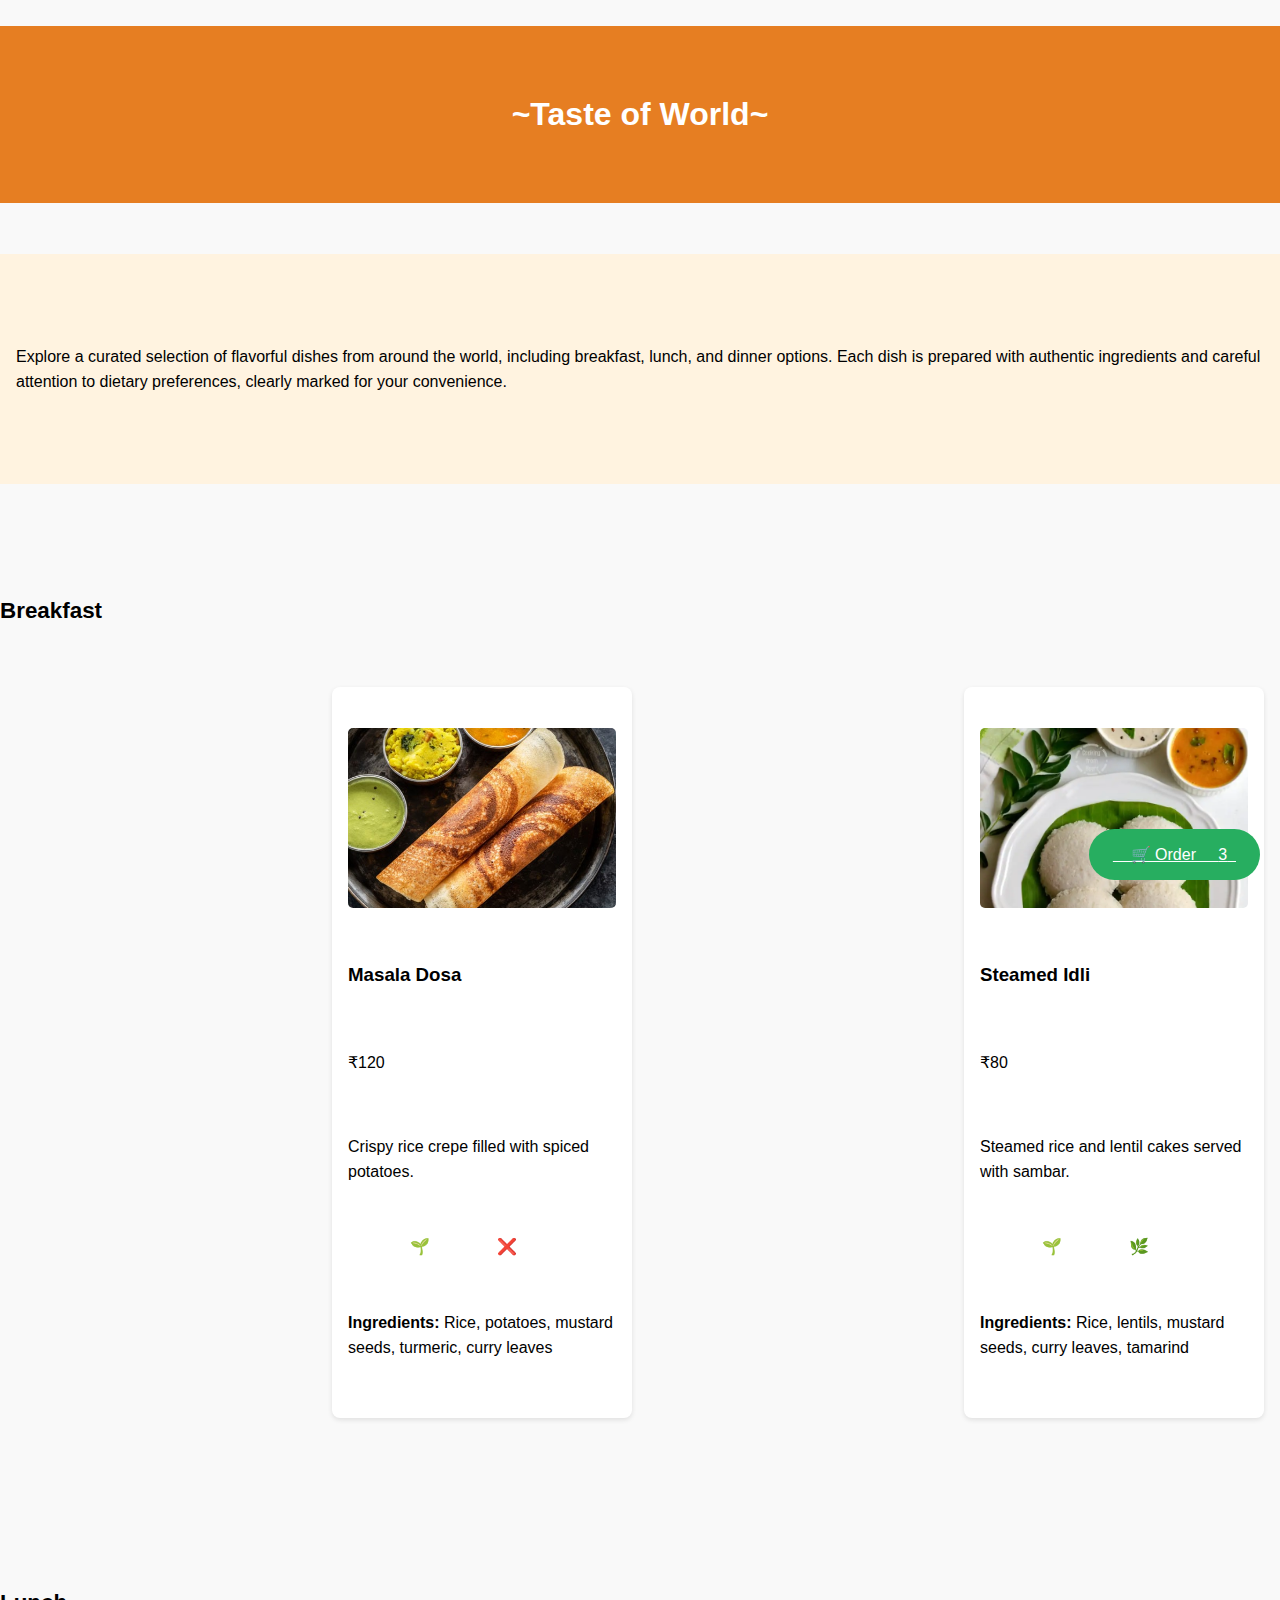
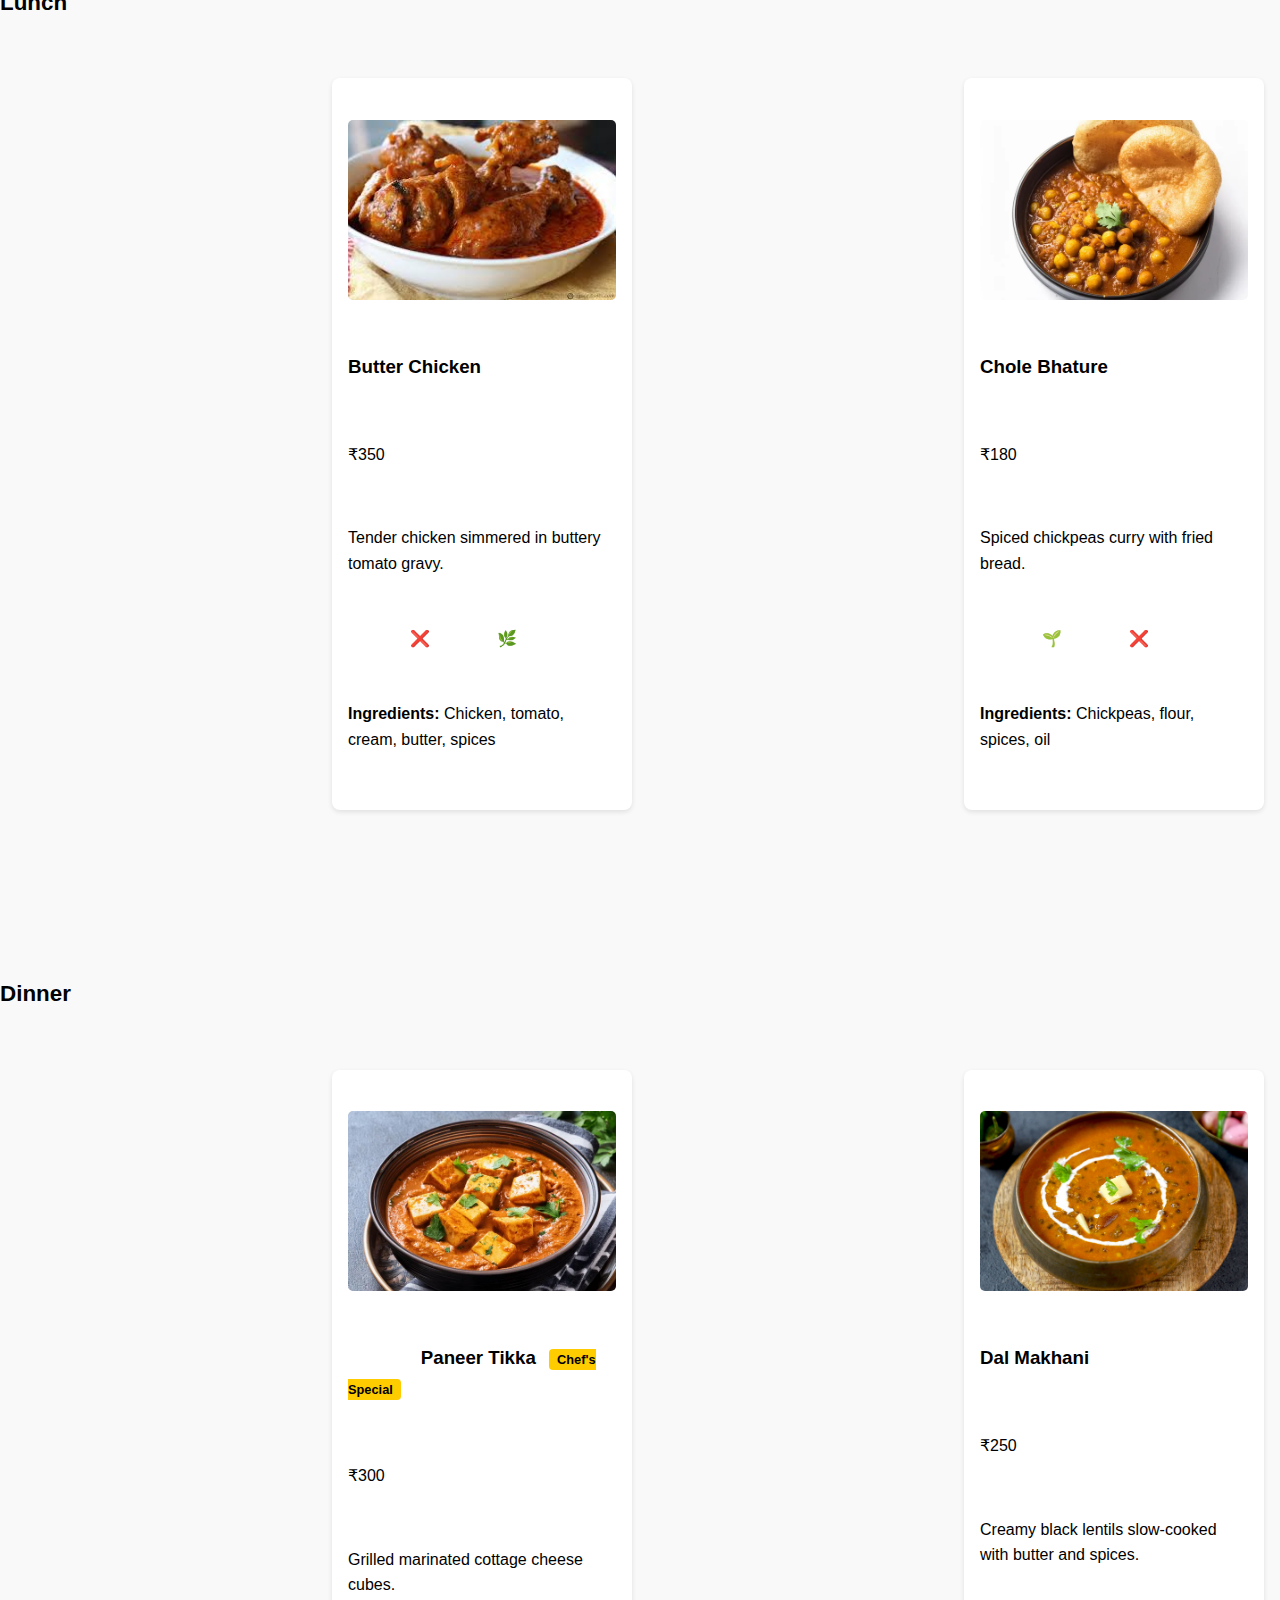
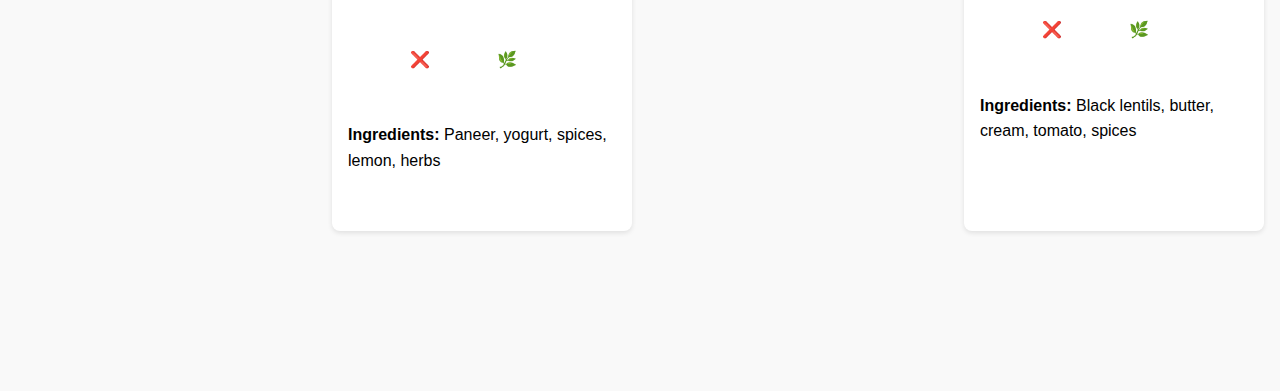
<file: index.html>
<!DOCTYPE html>
<html lang="en">

<head>
   
  <meta charset="UTF-8" />
   
  <meta name="viewport" content="width=device-width, initial-scale=1" />
    <title>Restaurant Menu</title>
   
  <link rel="stylesheet" href="styles.css" />
</head>

<body>
    <header>
        <h1>~Taste of World~</h1>
      </header>

    <div class="menu-form">
        <section class="filters" aria-label="Menu Introduction">
            <p>Explore a curated selection of flavorful dishes from around the world, including breakfast, lunch, and
        dinner options. Each dish is prepared with authentic ingredients and careful attention to dietary preferences,
        clearly marked for your convenience.</p>
          </section>

        <main>
            <section aria-labelledby="breakfast-title">
            <div class="section-divider" id="breakfast-title">Breakfast</div>
                <div class="menu-grid">
                    <article class="dish-card vegan" data-diet="vegan">
                        <img src="dosa.jpg" alt="Masala Dosa" class="dish-img" />
                        <h3 class="dish-title">Masala Dosa</h3>
                        <p class="dish-price">₹120</p>
                        <p class="dish-desc">Crispy rice crepe filled with spiced potatoes.</p>
                        <div class="diet-icons" aria-label="Dietary Icons">
                            <span class="diet-icon" title="Vegan">🌱</span>
                            <span class="diet-icon" title="Gluten-Free">❌</span>
                          </div>
                        <p class="ingredients"><strong>Ingredients:</strong> Rice, potatoes, mustard seeds, turmeric,
              curry leaves</p>
                      </article>

                    <article class="dish-card vegan gluten-free" data-diet="vegan gluten-free">
                        <img src="idli.webp" alt="Idli" class="dish-img" />
                        <h3 class="dish-title">Steamed Idli</h3>
                        <p class="dish-price">₹80</p>
                        <p class="dish-desc">Steamed rice and lentil cakes served with sambar.</p>
                        <div class="diet-icons" aria-label="Dietary Icons">
                            <span class="diet-icon" title="Vegan">🌱</span>
                            <span class="diet-icon" title="Gluten-Free">🌿</span>
                          </div>
                        <p class="ingredients"><strong>Ingredients:</strong> Rice, lentils, mustard seeds, curry leaves,
              tamarind</p>
                      </article>

                  </div>
              </section>

            <section aria-labelledby="lunch-title">
                <div class="section-divider" id="lunch-title">Lunch</div>
                <div class="menu-grid">

                    <article class="dish-card gluten-free" data-diet="gluten-free">
                        <img src="chick.jpg" alt="Butter Chicken" class="dish-img" />
                        <h3 class="dish-title">Butter Chicken</h3>
                        <p class="dish-price">₹350</p>
                        <p class="dish-desc">Tender chicken simmered in buttery tomato gravy.</p>
                        <div class="diet-icons" aria-label="Dietary Icons">
                            <span class="diet-icon" title="Vegan">❌</span>
                            <span class="diet-icon" title="Gluten-Free">🌿</span>
                          </div>
                        <p class="ingredients"><strong>Ingredients:</strong> Chicken, tomato, cream, butter, spices</p>
                      </article>

                    <article class="dish-card vegan" data-diet="vegan">
                        <img src="bhatura.webp" alt="Chole Bhature" class="dish-img" />
                        <h3 class="dish-title">Chole Bhature</h3>
                        <p class="dish-price">₹180</p>
                        <p class="dish-desc">Spiced chickpeas curry with fried bread.</p>
                        <div class="diet-icons" aria-label="Dietary Icons">
                            <span class="diet-icon" title="Vegan">🌱</span>
                            <span class="diet-icon" title="Gluten-Free">❌</span>
                          </div>
                        <p class="ingredients"><strong>Ingredients:</strong> Chickpeas, flour, spices, oil</p>
                      </article>

                  </div>
              </section>

            <section aria-labelledby="dinner-title">
                <div class="section-divider" id="dinner-title">Dinner</div>
                <div class="menu-grid">

                    <article class="dish-card gluten-free" data-diet="gluten-free">
                        <img src="paneer.webp" alt="Paneer Tikka" class="dish-img" />
                        <h3 class="dish-title">
                            Paneer Tikka <span class="chef-badge" aria-label="Chef's Special">Chef's Special</span>
                          </h3>
                        <p class="dish-price">₹300</p>
                        <p class="dish-desc">Grilled marinated cottage cheese cubes.</p>
                        <div class="diet-icons" aria-label="Dietary Icons">
                            <span class="diet-icon" title="Vegan">❌</span>
                            <span class="diet-icon" title="Gluten-Free">🌿</span>
                          </div>
                        <p class="ingredients"><strong>Ingredients:</strong> Paneer, yogurt, spices, lemon, herbs</p>
                      </article>

                    <article class="dish-card gluten-free" data-diet="gluten-free">
                        <img src="dal.jpg" alt="Dal Makhani" class="dish-img" />
                        <h3 class="dish-title">Dal Makhani</h3>
                        <p class="dish-price">₹250</p>
                        <p class="dish-desc">Creamy black lentils slow-cooked with butter and spices.</p>
                        <div class="diet-icons" aria-label="Dietary Icons">
                            <span class="diet-icon" title="Vegan">❌</span>
                            <span class="diet-icon" title="Gluten-Free">🌿</span>
                          </div>
                        <p class="ingredients"><strong>Ingredients:</strong> Black lentils, butter, cream, tomato,
              spices</p>
                      </article>

                  </div>
              </section>
          </main>
      </div>

    <a href="order.html" class="order-btn" aria-label="Open Order Cart">
        🛒 Order
        <span class="cart-counter" aria-live="polite" aria-atomic="true">3</span>
      </a>
</body>

</html>
</file>
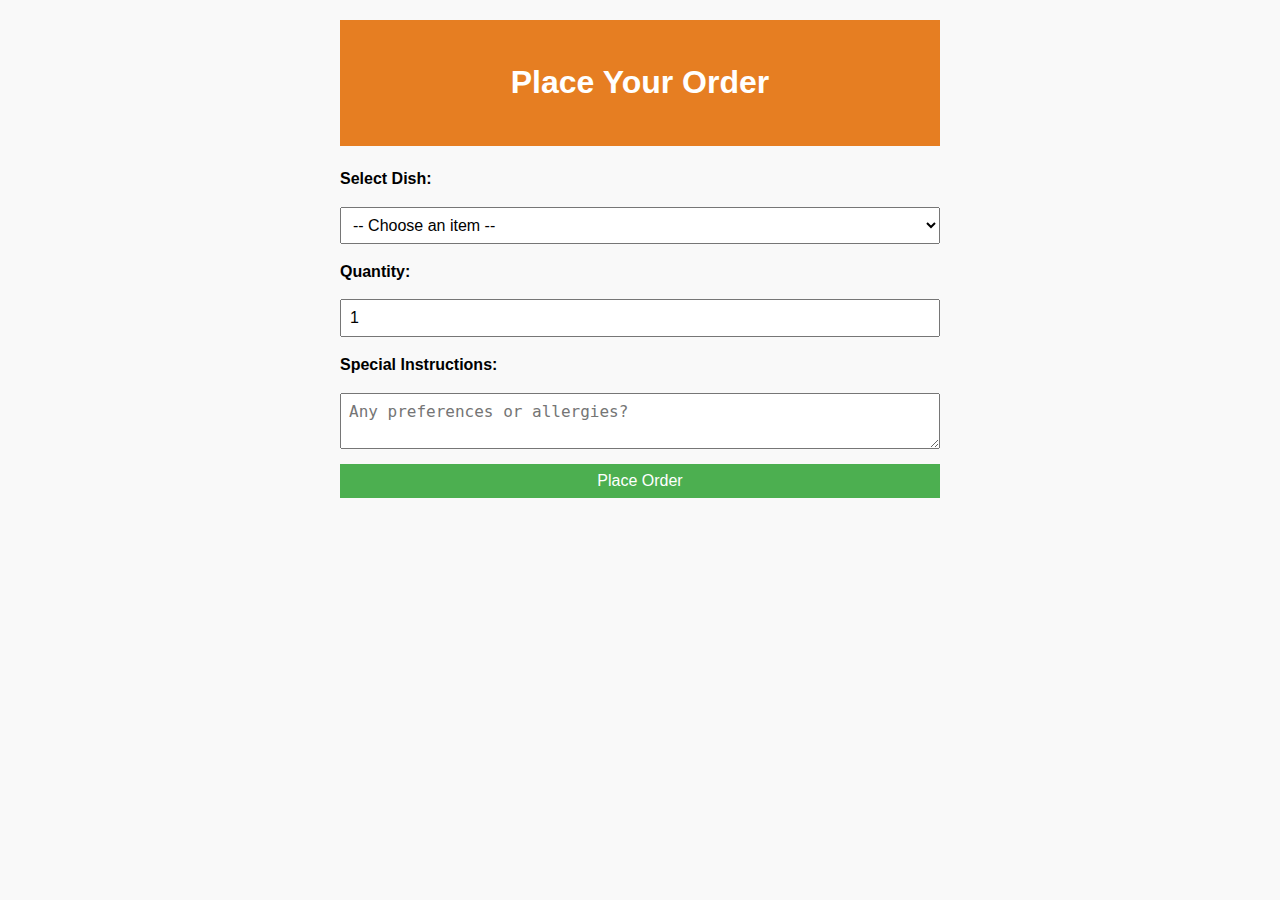
<file: order.html>
<!DOCTYPE html>
<html lang="en">
<head>
  <meta charset="UTF-8" />
  <meta name="viewport" content="width=device-width, initial-scale=1" />
  <title>Place Your Order</title>
  <link rel="stylesheet" href="styles.css" />
  <style>
    body {
      font-family: Arial, sans-serif;
      padding: 20px;
      max-width: 600px;
      margin: auto;
    }
    header {
      text-align: center;
      margin-bottom: 20px;
    }
    form {
      display: flex;
      flex-direction: column;
      gap: 15px;
    }
    label {
      font-weight: bold;
    }
    select, input, textarea, button {
      padding: 8px;
      font-size: 1rem;
    }
    button {
      background-color: #4CAF50;
      color: white;
      border: none;
      cursor: pointer;
    }
    button:hover {
      background-color: #45a049;
    }
  </style>
</head>
<body>

  <header>
    <h1>Place Your Order</h1>
  </header>

  <main>
    <form action="thankyou.html" method="get">
      <label for="dish">Select Dish:</label>
      <select id="dish" name="dish" required>
        <option value="">-- Choose an item --</option>
        <option value="Masala Dosa">Masala Dosa - ₹120</option>
        <option value="Steamed Idli">Steamed Idli - ₹80</option>
        <option value="Butter Chicken">Butter Chicken - ₹350</option>
        <option value="Chole Bhature">Chole Bhature - ₹180</option>
        <option value="Paneer Tikka">Paneer Tikka - ₹300</option>
        <option value="Dal Makhani">Dal Makhani - ₹250</option>
      </select>

      <label for="quantity">Quantity:</label>
      <input type="number" id="quantity" name="quantity" min="1" value="1" required />

      <label for="notes">Special Instructions:</label>
      <textarea id="notes" name="notes" placeholder="Any preferences or allergies?"></textarea>

      <button type="submit">Place Order</button>
    </form>
  </main>

</body>
</html>
</file>
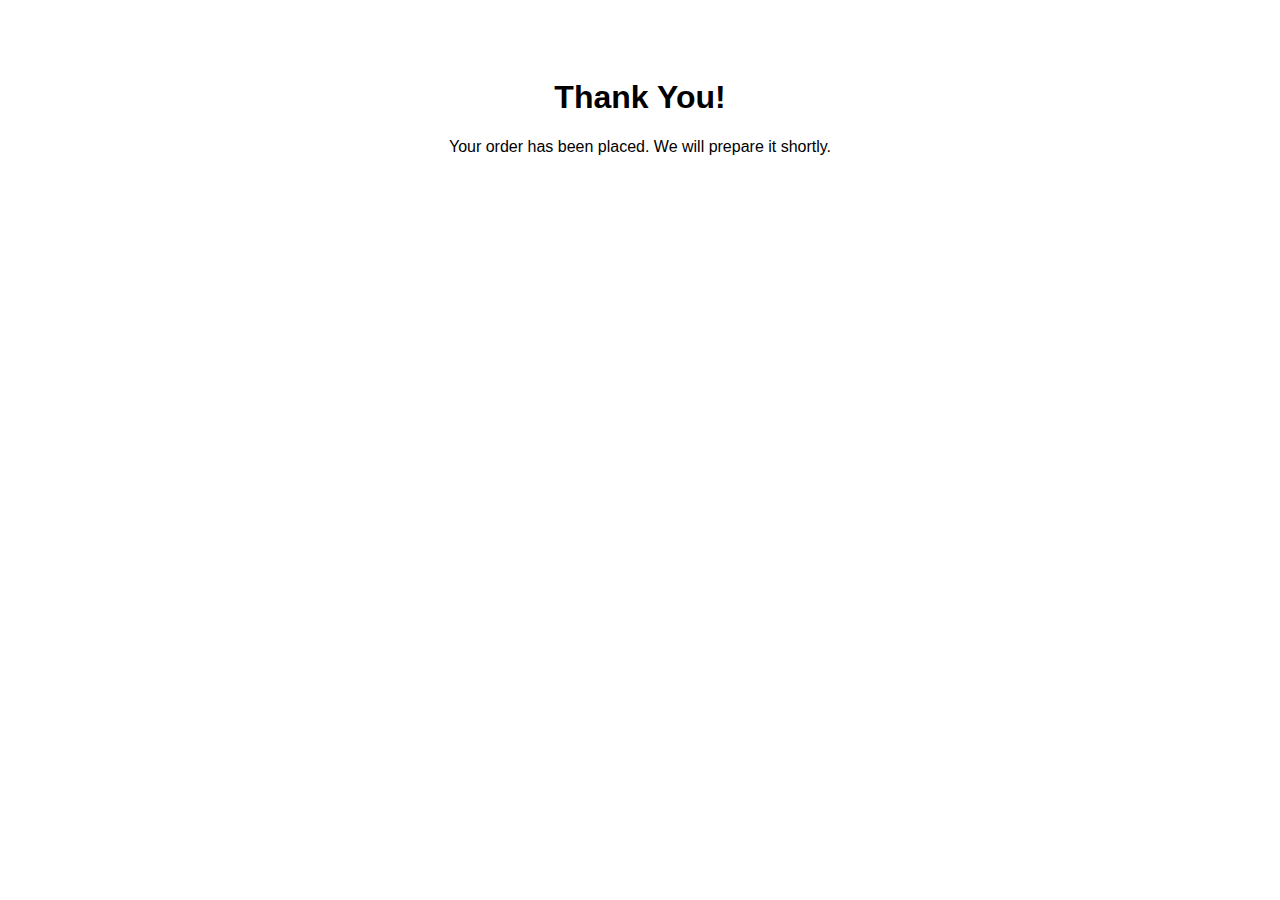
<file: thankyou.html>
<!DOCTYPE html>
<html lang="en">
<head>
  <meta charset="UTF-8" />
  <meta name="viewport" content="width=device-width, initial-scale=1" />
  <title>Thank You</title>
  <style>
    body {
      text-align: center;
      padding: 50px;
      font-family: Arial, sans-serif;
    }
  </style>
</head>
<body>

  <h1>Thank You!</h1>
  <p>Your order has been placed. We will prepare it shortly.</p>

</body>
</html>
</file>
<file: styles.css>
/* === BASIC LAYOUT (minimal example) === */
body {
  font-family: sans-serif;
  margin: 0;
  padding: 0;
  line-height: 1.6;
  background: #f9f9f9;
}

header {
  background: #e67e22;
  color: white;
  padding: 1em;
  text-align: center;
}

.filters {
  padding: 1em;
  background: #fff3e0;
  display: flex;
  gap: 2rem;
  flex-wrap: wrap;
}

.filter-group {
  display: flex;
  align-items: center;
  gap: 0.5rem;
}

.section-divider {
  font-size: 1.4rem;
  font-weight: bold;
  margin: 2rem 0 1rem;
}

.menu-grid {
  display: grid;
  gap: 1rem;
  grid-template-columns: repeat(auto-fit, minmax(250px, 1fr));
  padding: 1rem;
}

.dish-card {
  background: white;
  padding: 1rem;
  border-radius: 8px;
  box-shadow: 0 2px 5px rgba(0,0,0,0.1);
  transition: all 0.3s ease;
}

.dish-img {
  width: 100%;
  height: 180px;
  object-fit: cover;
  border-radius: 5px;
}

.diet-icons {
  margin: 0.5rem 0;
}

.chef-badge {
  background: #ffcc00;
  color: #000;
  padding: 0.2rem 0.5rem;
  border-radius: 4px;
  font-size: 0.8rem;
  margin-left: 0.5rem;
}

.order-btn {
  position: fixed;
  bottom: 20px;
  right: 20px;
  background: #27ae60;
  color: white;
  padding: 0.8em 1.5em;
  font-size: 1rem;
  border-radius: 50px
}
/* Hide all dishes when a filter is active */
input[name="diet"]:checked ~ main .dish-card {
  display: none;
}

/* Show all dishes when 'All' is selected */
#all:checked ~ main .dish-card {
  display: block;
}

/* Show only vegan dishes */
#vegan:checked ~ main .dish-card[data-diet*="vegan"] {
  display: block;
}

/* Show only gluten-free dishes */
#gf:checked ~ main .dish-card[data-diet*="gluten-free"] {
  display: block;
}
</file>
